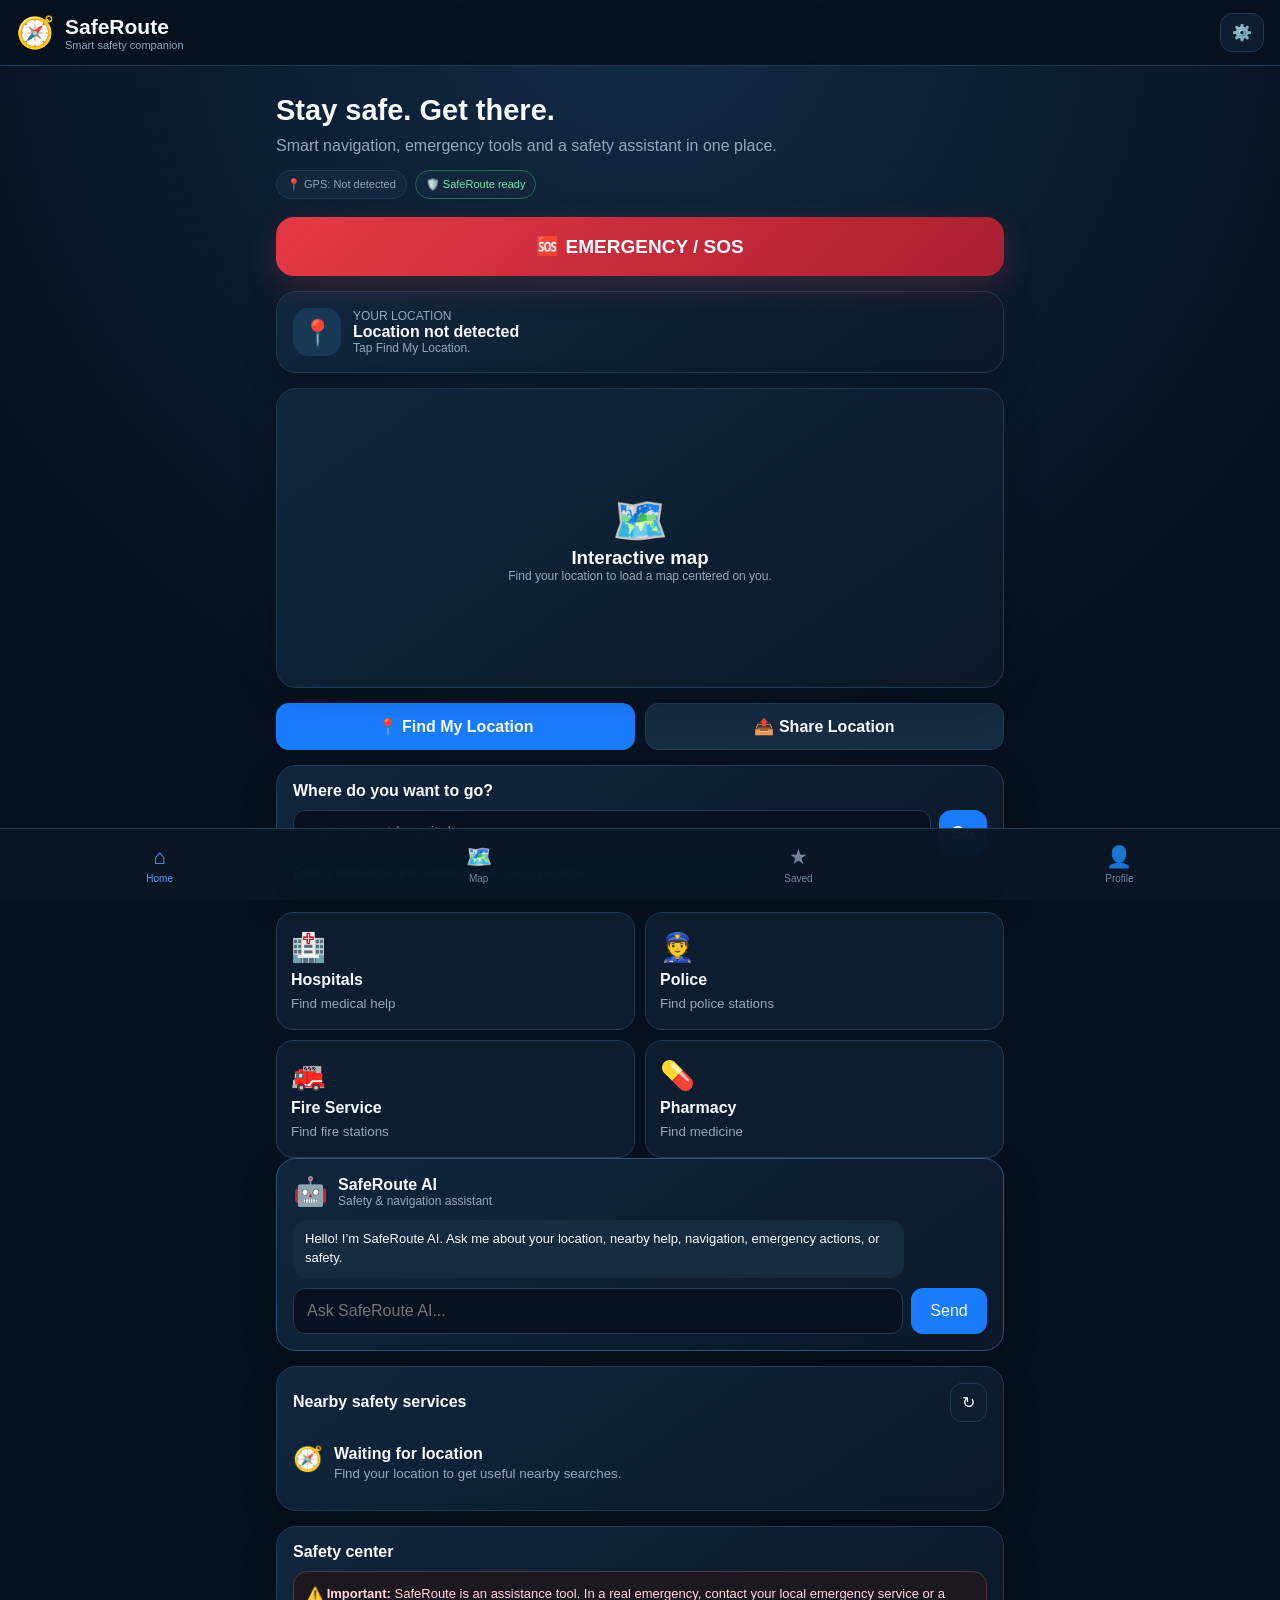
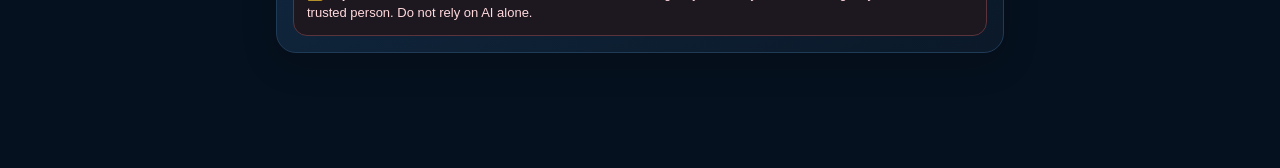
<file: index.html>
<!DOCTYPE html>
<html lang="en">
<head>
<meta charset="UTF-8">
<meta name="viewport" content="width=device-width,initial-scale=1,viewport-fit=cover">
<meta name="theme-color" content="#06111f">
<meta name="description" content="SafeRoute 2.0 — smart navigation, emergency assistance and personal safety.">
<title>SafeRoute 2.0</title>
<style>
:root{--bg:#06111f;--card:#0c1d30;--card2:#112943;--line:#203b56;--text:#f7fbff;--muted:#91a8bd;--blue:#197cff;--green:#20c77a;--red:#e53945;--yellow:#f2b84b}
*{box-sizing:border-box;margin:0;padding:0}
body{font-family:Arial,sans-serif;background:radial-gradient(circle at top,#112b45 0,#06111f 42%);color:var(--text);min-height:100vh;padding-bottom:84px}
button,input{font:inherit}button{cursor:pointer;color:inherit}
.header{position:sticky;top:0;z-index:50;display:flex;justify-content:space-between;align-items:center;padding:13px 16px;background:rgba(6,17,31,.95);backdrop-filter:blur(14px);border-bottom:1px solid var(--line)}
.brand{display:flex;gap:10px;align-items:center}.logo{font-size:31px}.brand h1{font-size:21px}.brand p{font-size:11px;color:var(--muted)}
.icon-btn{border:1px solid var(--line);background:var(--card);border-radius:12px;padding:9px 11px}
.container{max-width:760px;margin:auto;padding:16px}
.hero{padding:12px 0 18px}.hero h2{font-size:29px}.hero p{color:var(--muted);line-height:1.5;margin-top:7px}
.status{display:flex;gap:8px;flex-wrap:wrap;margin-top:12px}.pill{font-size:11px;padding:7px 10px;border-radius:999px;background:#10273d;border:1px solid var(--line);color:var(--muted)}.pill.ok{color:#72e6ad;border-color:#246d50}
.sos{width:100%;padding:18px;border:0;border-radius:18px;background:linear-gradient(135deg,#e53945,#a91f31);font-size:19px;font-weight:900;margin-bottom:15px;box-shadow:0 10px 30px rgba(229,57,69,.22)}
.card{background:linear-gradient(145deg,#10263d,#0b1929);border:1px solid var(--line);border-radius:20px;padding:16px;margin-bottom:15px;box-shadow:0 10px 35px rgba(0,0,0,.18)}
.location{display:flex;align-items:center;gap:12px}.loc-icon{width:48px;height:48px;border-radius:15px;background:#173956;display:grid;place-items:center;font-size:25px}
.muted{color:var(--muted)}.small{font-size:12px}
.map{height:300px;overflow:hidden;position:relative;padding:0}.map iframe{width:100%;height:100%;border:0;display:none}.map-placeholder{height:100%;display:grid;place-items:center;text-align:center;padding:25px}.map-placeholder div{max-width:330px}.map-placeholder b{font-size:45px}.map-pin{position:absolute;display:none;left:50%;top:50%;transform:translate(-50%,-100%);font-size:45px;filter:drop-shadow(0 4px 5px #000)}
.actions{display:grid;grid-template-columns:1fr 1fr;gap:10px;margin:12px 0 15px}
.btn{border:0;border-radius:13px;padding:13px;font-weight:700;background:var(--blue)}.btn.secondary{background:#142b40;border:1px solid var(--line)}.btn.danger{background:var(--red)}.btn.green{background:#15945b}
.search{display:flex;gap:8px;margin:10px 0}.search input,.ai-row input,.field input{flex:1;background:#07111f;border:1px solid var(--line);border-radius:12px;color:#fff;padding:13px;outline:none}
.grid{display:grid;grid-template-columns:repeat(2,1fr);gap:10px}.feature{min-height:118px;background:var(--card);border:1px solid var(--line);border-radius:17px;padding:14px;display:flex;flex-direction:column;justify-content:center;gap:7px;text-align:left}.feature span{font-size:28px}.feature small{color:var(--muted)}
.ai{border-color:#28567e}.ai-title{display:flex;gap:10px;align-items:center}.ai-title span{font-size:28px}.chat{margin-top:12px;max-height:250px;overflow:auto;display:flex;flex-direction:column;gap:8px}.bubble{padding:10px 12px;border-radius:14px;max-width:88%;font-size:13px;line-height:1.45;white-space:pre-wrap}.bot{background:#142b40;align-self:flex-start}.user{background:#197cff;align-self:flex-end}.ai-row{display:flex;gap:8px;margin-top:10px}.ai-row button{width:76px;border:0;border-radius:12px;background:var(--blue)}
.section-head{display:flex;justify-content:space-between;align-items:center;margin-bottom:10px}.places{display:flex;flex-direction:column}.place{display:flex;gap:11px;padding:13px 0;border-bottom:1px solid var(--line)}.place:last-child{border:0}.place-icon{font-size:24px}.place small{display:block;color:var(--muted);margin-top:3px}
.risk{padding:13px;border-radius:14px;background:#1d1720;border:1px solid #5b343b;color:#ffd9dc;font-size:13px;line-height:1.45}
.bottom{position:fixed;bottom:0;left:0;right:0;height:72px;z-index:60;background:rgba(9,23,38,.97);border-top:1px solid var(--line);display:flex;justify-content:space-around;align-items:center}.nav{background:none;border:0;color:#70879d;display:flex;flex-direction:column;gap:4px;align-items:center;font-size:10px}.nav span{font-size:21px}.nav.active{color:#58a0ff}
.modal{position:fixed;inset:0;z-index:100;background:rgba(0,0,0,.76);display:none;align-items:flex-end;justify-content:center;padding:12px}.modal.show{display:flex}.sheet{width:100%;max-width:650px;max-height:88vh;overflow:auto;background:var(--card);border:1px solid var(--line);border-radius:24px;padding:20px;position:relative}.close{position:absolute;right:14px;top:10px;border:0;background:none;font-size:28px}.sheet h2{margin-bottom:9px}.sheet p{color:var(--muted);line-height:1.55;font-size:14px}.field{margin-top:12px}.field label{display:block;font-size:12px;color:var(--muted);margin-bottom:6px}.field input{width:100%}
.toast{position:fixed;left:50%;bottom:88px;transform:translate(-50%,20px);opacity:0;pointer-events:none;transition:.25s;background:#172b40;border:1px solid var(--line);padding:12px 15px;border-radius:12px;z-index:200;font-size:13px;text-align:center;max-width:90%}.toast.show{opacity:1;transform:translate(-50%,0)}
@media(max-width:420px){.hero h2{font-size:25px}.actions{grid-template-columns:1fr}.grid{gap:8px}}
</style>
</head>
<body>

<header class="header">
  <div class="brand"><div class="logo">🧭</div><div><h1>SafeRoute</h1><p>Smart safety companion</p></div></div>
  <button class="icon-btn" id="settingsBtn">⚙️</button>
</header>

<main class="container">

<section class="hero">
  <h2>Stay safe. Get there.</h2>
  <p>Smart navigation, emergency tools and a safety assistant in one place.</p>
  <div class="status">
    <span class="pill" id="gpsStatus">📍 GPS: Not detected</span>
    <span class="pill ok">🛡️ SafeRoute ready</span>
  </div>
</section>

<button class="sos" id="sosBtn">🆘 EMERGENCY / SOS</button>

<section class="card">
  <div class="location">
    <div class="loc-icon" id="locIcon">📍</div>
    <div>
      <div class="small muted">YOUR LOCATION</div>
      <strong id="locationName">Location not detected</strong>
      <div class="small muted" id="coordinates">Tap Find My Location.</div>
    </div>
  </div>
</section>

<section class="card map">
  <iframe id="mapFrame" title="SafeRoute map"></iframe>
  <div class="map-placeholder" id="mapPlaceholder">
    <div><b>🗺️</b><h3>Interactive map</h3><p class="muted small">Find your location to load a map centered on you.</p></div>
  </div>
  <div class="map-pin" id="mapPin">📍</div>
</section>

<div class="actions">
  <button class="btn" id="findBtn">📍 Find My Location</button>
  <button class="btn secondary" id="shareBtn">📤 Share Location</button>
</div>

<section class="card">
  <strong>Where do you want to go?</strong>
  <div class="search">
    <input id="destination" placeholder="e.g. nearest hospital">
    <button class="btn" id="goBtn">Go</button>
  </div>
  <div class="small muted">Enter a destination and SafeRoute will open navigation.</div>
</section>

<section class="grid">
  <button class="feature" id="hospitalBtn"><span>🏥</span><strong>Hospitals</strong><small>Find medical help</small></button>
  <button class="feature" id="policeBtn"><span>👮</span><strong>Police</strong><small>Find police stations</small></button>
  <button class="feature" id="fireBtn"><span>🚒</span><strong>Fire Service</strong><small>Find fire stations</small></button>
  <button class="feature" id="pharmacyBtn"><span>💊</span><strong>Pharmacy</strong><small>Find medicine</small></button>
</section>

<section class="card ai">
  <div class="ai-title"><span>🤖</span><div><strong>SafeRoute AI</strong><div class="small muted">Safety & navigation assistant</div></div></div>
  <div class="chat" id="chat">
    <div class="bubble bot">Hello! I’m SafeRoute AI. Ask me about your location, nearby help, navigation, emergency actions, or safety.</div>
  </div>
  <div class="ai-row">
    <input id="aiInput" placeholder="Ask SafeRoute AI...">
    <button id="aiSend">Send</button>
  </div>
</section>

<section class="card">
  <div class="section-head"><strong>Nearby safety services</strong><button class="icon-btn" id="refreshPlaces">↻</button></div>
  <div id="places" class="places">
    <div class="place"><div class="place-icon">🧭</div><div><strong>Waiting for location</strong><small>Find your location to get useful nearby searches.</small></div></div>
  </div>
</section>

<section class="card">
  <div class="section-head"><strong>Safety center</strong></div>
  <div class="risk">⚠️ <strong>Important:</strong> SafeRoute is an assistance tool. In a real emergency, contact your local emergency service or a trusted person. Do not rely on AI alone.</div>
</section>

</main>

<nav class="bottom">
  <button class="nav active" id="homeNav"><span>⌂</span>Home</button>
  <button class="nav" id="mapNav"><span>🗺️</span>Map</button>
  <button class="nav" id="savedNav"><span>★</span>Saved</button>
  <button class="nav" id="profileNav"><span>👤</span>Profile</button>
</nav>

<div class="modal" id="modal"><div class="sheet"><button class="close" id="closeModal">×</button><div id="modalContent"></div></div></div>
<div class="toast" id="toast">SafeRoute</div>

<script>
"use strict";

const $=id=>document.getElementById(id);
let currentLocation=null;

function toast(msg){
  $("toast").textContent=msg;
  $("toast").classList.add("show");
  setTimeout(()=>$("toast").classList.remove("show"),3000);
}

function openModal(html){
  $("modalContent").innerHTML=html;
  $("modal").classList.add("show");
}

$("closeModal").onclick=()=>$("modal").classList.remove("show");
$("modal").onclick=e=>{if(e.target===$("modal"))$("modal").classList.remove("show")};

function loadMap(){
  if(!currentLocation)return;
  const {latitude,longitude}=currentLocation;
  $("mapFrame").src=
    `https://www.openstreetmap.org/export/embed.html?bbox=${longitude-.03}%2C${latitude-.02}%2C${longitude+.03}%2C${latitude+.02}&layer=mapnik&marker=${latitude}%2C${longitude}`;
  $("mapFrame").style.display="block";
  $("mapPlaceholder").style.display="none";
  $("mapPin").style.display="block";
}

function findLocation(){
  if(!navigator.geolocation){
    toast("Your browser does not support GPS.");
    return;
  }

  $("findBtn").disabled=true;
  $("findBtn").textContent="⏳ Finding...";

  navigator.geolocation.getCurrentPosition(
    position=>{
      const {latitude,longitude,accuracy}=position.coords;

      currentLocation={latitude,longitude,accuracy};

      $("locationName").textContent="Location detected ✅";
      $("coordinates").textContent=
        `${latitude.toFixed(6)}, ${longitude.toFixed(6)} • ±${Math.round(accuracy)}m`;

      $("gpsStatus").textContent="📍 GPS: Active";
      $("gpsStatus").classList.add("ok");
      $("locIcon").textContent="✅";

      $("findBtn").disabled=false;
      $("findBtn").textContent="📍 Update Location";

      loadMap();
      renderPlaces();
      toast("Location found.");
    },
    error=>{
      $("findBtn").disabled=false;
      $("findBtn").textContent="📍 Find My Location";

      if(error.code===1)toast("Location permission was denied.");
      else if(error.code===2)toast("Location is unavailable.");
      else toast("Location request timed out.");
    },
    {enableHighAccuracy:true,timeout:20000,maximumAge:0}
  );
}

$("findBtn").onclick=findLocation;

function mapSearch(query){
  if(!currentLocation){
    toast("Find your location first.");
    return;
  }

  const {latitude,longitude}=currentLocation;
  const url=
    `https://www.google.com/maps/search/${encodeURIComponent(query)}/@${latitude},${longitude},14z`;

  window.open(url,"_blank","noopener");
}

$("hospitalBtn").onclick=()=>mapSearch("hospital");
$("policeBtn").onclick=()=>mapSearch("police station");
$("fireBtn").onclick=()=>mapSearch("fire station");
$("pharmacyBtn").onclick=()=>mapSearch("pharmacy");

function navigate(){
  const destination=$("destination").value.trim();

  if(!destination){
    toast("Enter a destination.");
    return;
  }

  if(!currentLocation){
    toast("Find your location first.");
    return;
  }

  const {latitude,longitude}=currentLocation;

  const url=
    `https://www.google.com/maps/dir/?api=1&origin=${latitude},${longitude}&destination=${encodeURIComponent(destination)}&travelmode=driving`;

  window.open(url,"_blank","noopener");
}

$("goBtn").onclick=navigate;
$("destination").addEventListener("keydown",e=>{
  if(e.key==="Enter")navigate();
});

function shareLocation(){
  if(!currentLocation){
    toast("Find your location first.");
    return;
  }

  const {latitude,longitude}=currentLocation;

  const text=
    `I’m sharing my SafeRoute location: https://www.google.com/maps?q=${latitude},${longitude}`;

  if(navigator.share){
    navigator.share({
      title:"My SafeRoute location",
      text:text
    }).catch(()=>{});
  }else if(navigator.clipboard){
    navigator.clipboard.writeText(text);
    toast("Location link copied.");
  }else{
    openModal(`<h2>📤 Share Location</h2><p>${text}</p>`);
  }
}

$("shareBtn").onclick=shareLocation;

function emergency(){
  if(!currentLocation){
    openModal(`
      <h2>🆘 Emergency Mode</h2>
      <p>First obtain your location so SafeRoute can prepare a location link.</p>
      <button class="btn danger" style="width:100%;margin-top:14px"
        onclick="findLocation();document.getElementById('modal').classList.remove('show')">
        📍 Get My Location
      </button>
    `);
    return;
  }

  const {latitude,longitude}=currentLocation;
  const link=`https://www.google.com/maps?q=${latitude},${longitude}`;

  openModal(`
    <h2>🆘 Emergency Mode</h2>
    <p>Your current location is ready to share with someone you trust.</p>

    <div class="field">
      <label>LOCATION LINK</label>
      <input readonly value="${link}">
    </div>

    <button class="btn danger" style="width:100%;margin-top:14px"
      onclick="shareLocation()">
      📤 Share My Location
    </button>

    <button class="btn secondary" style="width:100%;margin-top:9px"
      onclick="window.open('${link}','_blank')">
      🗺️ Open Location
    </button>
  `);
}

$("sosBtn").onclick=emergency;

function renderPlaces(){
  $("places").innerHTML=`
    <div class="place">
      <div class="place-icon">🏥</div>
      <div><strong>Hospitals</strong><small>Search hospitals near you.</small></div>
    </div>
    <div class="place">
      <div class="place-icon">👮</div>
      <div><strong>Police stations</strong><small>Search police stations near you.</small></div>
    </div>
    <div class="place">
      <div class="place-icon">🚒</div>
      <div><strong>Fire stations</strong><small>Search fire stations near you.</small></div>
    </div>
    <div class="place">
      <div class="place-icon">💊</div>
      <div><strong>Pharmacies</strong><small>Search pharmacies near you.</small></div>
    </div>
  `;
}

$("refreshPlaces").onclick=()=>{
  if(!currentLocation){
    toast("Find your location first.");
    return;
  }
  renderPlaces();
  toast("Nearby services refreshed.");
};

function addChat(text,type="bot"){
  const bubble=document.createElement("div");
  bubble.className=`bubble ${type}`;
  bubble.textContent=text;
  $("chat").appendChild(bubble);
  $("chat").scrollTop=$("chat").scrollHeight;
}

function aiReply(raw){
  const q=raw.toLowerCase().trim();
  if(!q)return;

  addChat(raw,"user");

  let answer="";

  if(/danger|emergency|help me|attack|unsafe|threat|robbery/.test(q)){
    answer=
      "If you are in immediate danger, move toward a populated or safer place and contact local emergency services or a trusted person. Tap SOS to prepare your location for sharing.";
  }
  else if(/where am i|my location|location/.test(q)){
    answer=currentLocation
      ? `Your GPS coordinates are ${currentLocation.latitude.toFixed(6)}, ${currentLocation.longitude.toFixed(6)}. You can use Share Location to send them.`
      : "I don't have your location yet. Tap Find My Location and allow GPS access.";
  }
  else if(/hospital|doctor|clinic|medical/.test(q)){
    answer=currentLocation
      ? "Tap Hospitals to search for medical help near your current position."
      : "Find your location first, then tap Hospitals.";
  }
  else if(/police|security/.test(q)){
    answer=currentLocation
      ? "Tap Police to search for nearby police stations."
      : "Find your location first, then tap Police.";
  }
  else if(/fire/.test(q)){
    answer=currentLocation
      ? "Tap Fire Service to search for nearby fire stations."
      : "Find your location first, then tap Fire Service.";
  }
  else if(/pharmacy|medicine/.test(q)){
    answer=currentLocation
      ? "Tap Pharmacy to search for nearby pharmacies."
      : "Find your location first, then tap Pharmacy.";
  }
  else if(/navigate|direction|route|go to/.test(q)){
    answer=
      "Enter your destination in the search box and press Go. SafeRoute will open navigation from your current location.";
  }
  else if(/share/.test(q)){
    answer=currentLocation
      ? "Tap Share Location to send a location link using the sharing options available on your phone."
      : "Find your location first, then I can prepare a location link.";
  }
  else if(/safe|safety|advice|travel/.test(q)){
    answer=
      "For safer travel: keep your phone charged, tell someone where you are going, avoid isolated areas when possible, stay aware of your surroundings, and keep emergency contacts accessible.";
  }
  else{
    answer=
      "I can help with location, navigation, hospitals, police, fire stations, pharmacies, location sharing and emergency safety. Try “Where am I?” or “Find a hospital.”";
  }

  setTimeout(()=>addChat(answer),250);
}

function sendAI(){
  const input=$("aiInput");
  const value=input.value;
  input.value="";
  aiReply(value);
}

$("aiSend").onclick=sendAI;
$("aiInput").addEventListener("keydown",e=>{
  if(e.key==="Enter")sendAI();
});

$("settingsBtn").onclick=()=>{
  openModal(`
    <h2>⚙️ SafeRoute Settings</h2>
    <p>Location is requested only when you use location features. This version does not send your GPS coordinates to a SafeRoute server.</p>
    <button class="btn secondary" style="width:100%;margin-top:14px"
      onclick="findLocation();document.getElementById('modal').classList.remove('show')">
      📍 Test GPS
    </button>
  `);
};

$("mapNav").onclick=()=>{
  window.scrollTo({
    top:document.querySelector(".map").offsetTop-80,
    behavior:"smooth"
  });
};

$("homeNav").onclick=()=>{
  window.scrollTo({top:0,behavior:"smooth"});
};

$("savedNav").onclick=()=>{
  toast("Saved routes will be added in the next module.");
};

$("profileNav").onclick=()=>{
  openModal(`
    <h2>👤 SafeRoute Profile</h2>
    <p>Profile, emergency contacts, saved routes and account synchronization are prepared as the next backend module.</p>
  `);
};

window.addEventListener("online",()=>toast("Internet connection restored."));
window.addEventListener("offline",()=>toast("You are offline. Some features may not work."));
</script>
</body>
</html>
</file>
